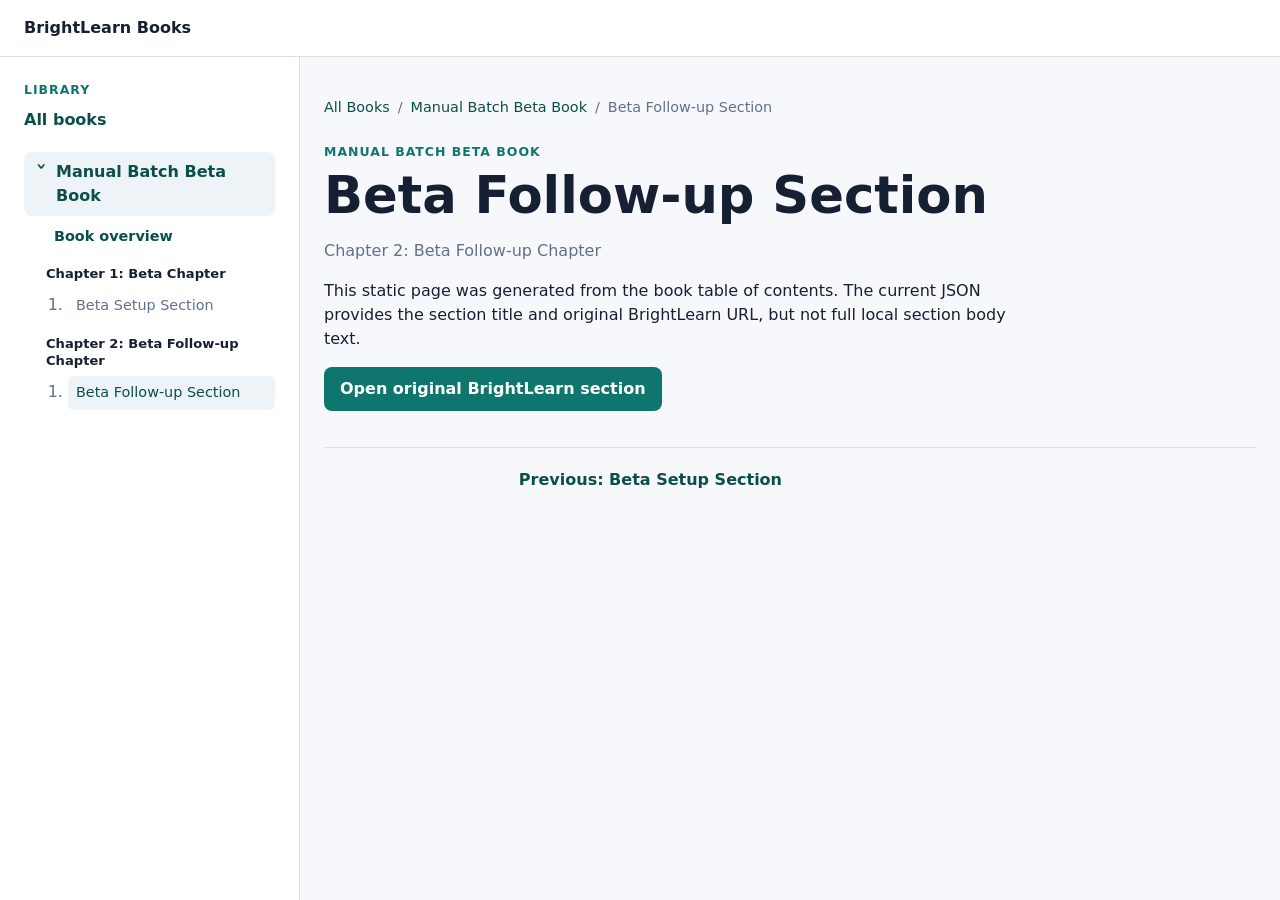
<file: docs/sample-output/manual_batch_beta/books/manual-batch-beta-book/sections/beta-follow-up-section.html>
<!doctype html>
<html lang="en">
  <head>
    <meta charset="utf-8">
<meta name="viewport" content="width=device-width, initial-scale=1">
<title>Beta Follow-up Section | Manual Batch Beta Book</title>
<link rel="icon" href="../../../assets/img/favicon.svg" type="image/svg+xml">
<link rel="stylesheet" href="../../../assets/css/styles.css">
  </head>
  <body>
    <header class="site-header">
  <a class="site-brand" href="../../../index.html">BrightLearn Books</a>
</header>
    <div class="app-shell">
      <aside class="sidebar" aria-label="Book navigation">
  <div class="sidebar-inner">
    <p class="sidebar-label">Library</p>
    <a class="sidebar-home" href="../../../index.html">All books</a>
    
      <details
        class="sidebar-book"
        open
      >
        <summary class="sidebar-book-summary is-active">
          <span class="sidebar-book-title is-active">
            Manual Batch Beta Book
          </span>
        </summary>
        <div class="sidebar-outline">
          <a
            class="sidebar-book-overview"
            href="../index.html"
          >
            Book overview
          </a>
          
            <section class="sidebar-chapter">
              <p class="sidebar-chapter-title">Chapter 1: Beta Chapter</p>
              <ol class="sidebar-sections">
                
                  
                    <li>
                      <a
                        class=""
                        href="beta-setup-section.html"
                      >
                        Beta Setup Section
                      </a>
                    </li>
                  
                
                  
                
              </ol>
            </section>
          
            <section class="sidebar-chapter">
              <p class="sidebar-chapter-title">Chapter 2: Beta Follow-up Chapter</p>
              <ol class="sidebar-sections">
                
                  
                
                  
                    <li>
                      <a
                        class="is-active"
                        href="beta-follow-up-section.html"
                      >
                        Beta Follow-up Section
                      </a>
                    </li>
                  
                
              </ol>
            </section>
          
        </div>
      </details>
    
  </div>
</aside>
      <main class="page-shell">
        
<article class="section-page">
  <nav class="breadcrumbs" aria-label="Breadcrumb">
  
    
      <a href="../../../index.html">All Books</a>
    
  
    
      <a href="../index.html">Manual Batch Beta Book</a>
    
  
    
      <span aria-current="page">Beta Follow-up Section</span>
    
  
</nav>
  <p class="eyebrow">Manual Batch Beta Book</p>
  <h1>Beta Follow-up Section</h1>
  <p class="section-context">
    Chapter 2: Beta Follow-up Chapter
  </p>
  <p>
    This static page was generated from the book table of contents. The current JSON provides
    the section title and original BrightLearn URL, but not full local section body text.
  </p>
  <p>
    <a class="button-link" href="https://example.com/manual-beta/section-2.html">Open original BrightLearn section</a>
  </p>

  <nav class="section-pager" aria-label="Section pagination">
    
      <a href="beta-setup-section.html">Previous: Beta Setup Section</a>
    
    
  </nav>
</article>

      </main>
    </div>
    <script src="../../../assets/js/app.js"></script>
  </body>
</html>
</file>
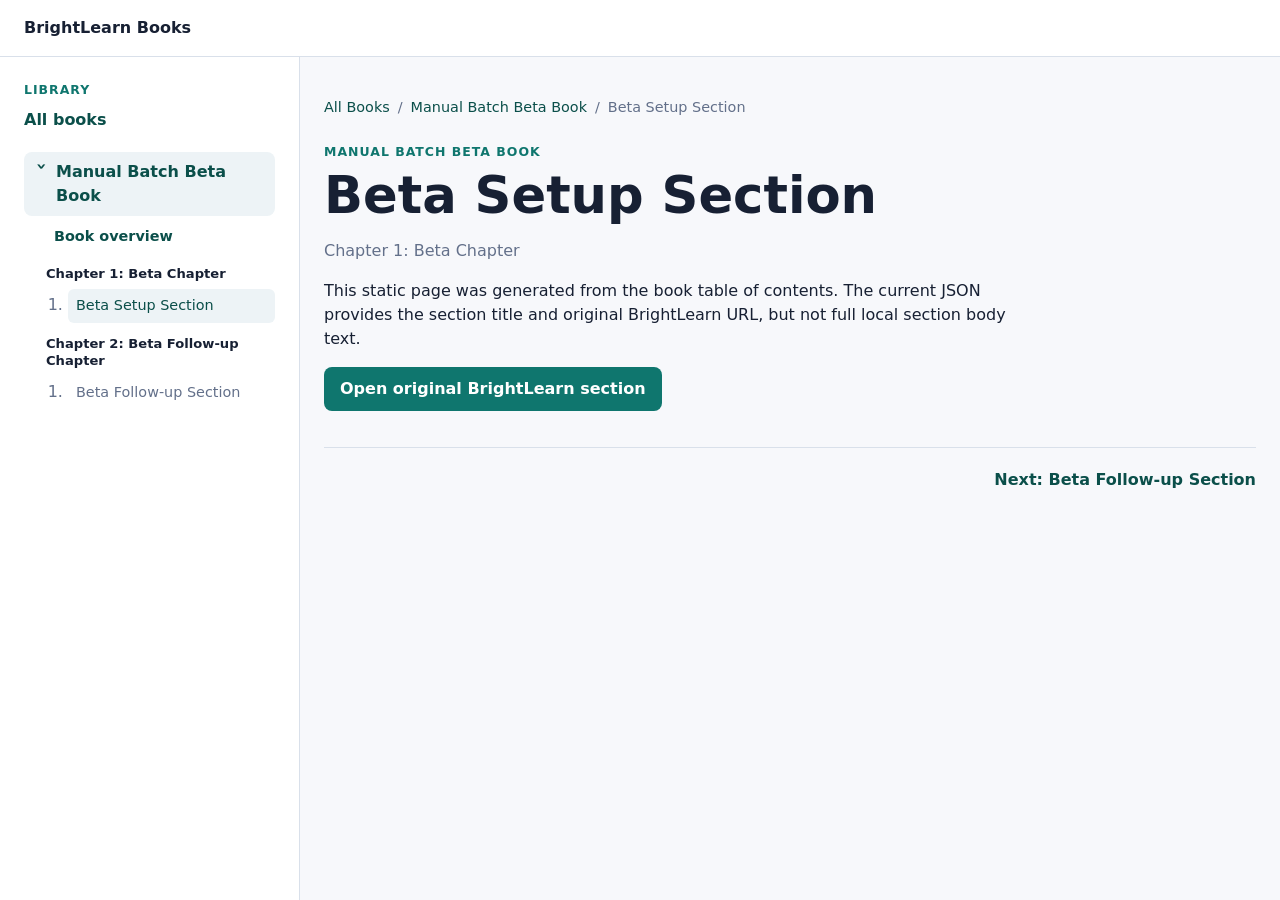
<file: docs/sample-output/manual_batch_beta/books/manual-batch-beta-book/sections/beta-setup-section.html>
<!doctype html>
<html lang="en">
  <head>
    <meta charset="utf-8">
<meta name="viewport" content="width=device-width, initial-scale=1">
<title>Beta Setup Section | Manual Batch Beta Book</title>
<link rel="icon" href="../../../assets/img/favicon.svg" type="image/svg+xml">
<link rel="stylesheet" href="../../../assets/css/styles.css">
  </head>
  <body>
    <header class="site-header">
  <a class="site-brand" href="../../../index.html">BrightLearn Books</a>
</header>
    <div class="app-shell">
      <aside class="sidebar" aria-label="Book navigation">
  <div class="sidebar-inner">
    <p class="sidebar-label">Library</p>
    <a class="sidebar-home" href="../../../index.html">All books</a>
    
      <details
        class="sidebar-book"
        open
      >
        <summary class="sidebar-book-summary is-active">
          <span class="sidebar-book-title is-active">
            Manual Batch Beta Book
          </span>
        </summary>
        <div class="sidebar-outline">
          <a
            class="sidebar-book-overview"
            href="../index.html"
          >
            Book overview
          </a>
          
            <section class="sidebar-chapter">
              <p class="sidebar-chapter-title">Chapter 1: Beta Chapter</p>
              <ol class="sidebar-sections">
                
                  
                    <li>
                      <a
                        class="is-active"
                        href="beta-setup-section.html"
                      >
                        Beta Setup Section
                      </a>
                    </li>
                  
                
                  
                
              </ol>
            </section>
          
            <section class="sidebar-chapter">
              <p class="sidebar-chapter-title">Chapter 2: Beta Follow-up Chapter</p>
              <ol class="sidebar-sections">
                
                  
                
                  
                    <li>
                      <a
                        class=""
                        href="beta-follow-up-section.html"
                      >
                        Beta Follow-up Section
                      </a>
                    </li>
                  
                
              </ol>
            </section>
          
        </div>
      </details>
    
  </div>
</aside>
      <main class="page-shell">
        
<article class="section-page">
  <nav class="breadcrumbs" aria-label="Breadcrumb">
  
    
      <a href="../../../index.html">All Books</a>
    
  
    
      <a href="../index.html">Manual Batch Beta Book</a>
    
  
    
      <span aria-current="page">Beta Setup Section</span>
    
  
</nav>
  <p class="eyebrow">Manual Batch Beta Book</p>
  <h1>Beta Setup Section</h1>
  <p class="section-context">
    Chapter 1: Beta Chapter
  </p>
  <p>
    This static page was generated from the book table of contents. The current JSON provides
    the section title and original BrightLearn URL, but not full local section body text.
  </p>
  <p>
    <a class="button-link" href="https://example.com/manual-beta/section-1.html">Open original BrightLearn section</a>
  </p>

  <nav class="section-pager" aria-label="Section pagination">
    
      <span></span>
    
    
      <a href="beta-follow-up-section.html">Next: Beta Follow-up Section</a>
    
  </nav>
</article>

      </main>
    </div>
    <script src="../../../assets/js/app.js"></script>
  </body>
</html>
</file>
<file: docs/sample-output/manual_batch_beta/assets/css/styles.css>
:root {
  color-scheme: light;
  --bg: #f7f8fb;
  --surface: #ffffff;
  --text: #172033;
  --muted: #63708a;
  --accent: #0f766e;
  --accent-strong: #0b4f4a;
  --border: #d9e0ea;
  --soft: #edf3f6;
}

* {
  box-sizing: border-box;
}

body {
  margin: 0;
  background: var(--bg);
  color: var(--text);
  font-family: Inter, ui-sans-serif, system-ui, -apple-system, BlinkMacSystemFont, "Segoe UI", sans-serif;
  line-height: 1.5;
}

.site-header {
  position: sticky;
  top: 0;
  z-index: 10;
  border-bottom: 1px solid var(--border);
  background: var(--surface);
  padding: 16px 24px;
}

.site-brand {
  color: var(--text);
  font-weight: 700;
  text-decoration: none;
}

.app-shell {
  display: grid;
  grid-template-columns: minmax(240px, 300px) minmax(0, 1fr);
  min-height: calc(100vh - 57px);
}

.page-shell {
  width: min(1040px, calc(100% - 48px));
  margin: 0 auto;
  padding: 40px 0 64px;
}

.sidebar {
  border-right: 1px solid var(--border);
  background: #ffffff;
}

.sidebar-inner {
  position: sticky;
  top: 57px;
  max-height: calc(100vh - 57px);
  overflow: auto;
  padding: 24px;
}

.sidebar-label,
.eyebrow {
  margin: 0 0 8px;
  color: var(--accent);
  font-size: 0.78rem;
  font-weight: 800;
  letter-spacing: 0.08em;
  text-transform: uppercase;
}

.sidebar-home,
.sidebar-book-title,
.sidebar-book-overview,
.sidebar-sections a {
  display: block;
  color: var(--text);
  text-decoration: none;
}

.sidebar-home {
  margin-bottom: 20px;
  color: var(--accent-strong);
  font-weight: 700;
}

.sidebar-book {
  margin: 0 0 18px;
}

.sidebar-book-summary {
  display: grid;
  grid-template-columns: 14px minmax(0, 1fr);
  gap: 8px;
  align-items: start;
  border-radius: 8px;
  cursor: pointer;
  list-style: none;
  padding: 8px 10px;
}

.sidebar-book-summary::-webkit-details-marker {
  display: none;
}

.sidebar-book-summary::before {
  content: "›";
  color: var(--accent-strong);
  font-size: 1.1rem;
  font-weight: 800;
  line-height: 1.1;
  transform: rotate(0deg);
  transform-origin: center;
  transition: transform 160ms ease;
}

.sidebar-book[open] > .sidebar-book-summary::before {
  transform: rotate(90deg);
}

.sidebar-book-summary:hover,
.sidebar-book-summary:focus-visible {
  background: var(--soft);
}

.sidebar-book-title {
  font-weight: 700;
  min-width: 0;
  overflow-wrap: anywhere;
}

.sidebar-book-summary.is-active,
.sidebar-book-overview.is-active,
.sidebar-sections a.is-active {
  background: var(--soft);
  color: var(--accent-strong);
}

.sidebar-book-title.is-active {
  color: var(--accent-strong);
}

.sidebar-outline {
  margin: 4px 0 0 22px;
}

.sidebar-book-overview {
  border-radius: 6px;
  color: var(--accent-strong);
  font-size: 0.9rem;
  font-weight: 700;
  margin: 4px 0 10px;
  padding: 6px 8px;
}

.sidebar-chapter {
  margin: 12px 0;
}

.sidebar-chapter-title {
  margin: 0 0 6px;
  color: var(--text);
  font-size: 0.82rem;
  font-weight: 800;
  line-height: 1.35;
}

.sidebar-sections {
  margin: 0;
  padding-left: 22px;
}

.sidebar-sections li {
  margin: 5px 0;
  color: var(--muted);
}

.sidebar-sections a {
  border-radius: 6px;
  padding: 6px 8px;
  color: var(--muted);
  font-size: 0.9rem;
}

.breadcrumbs {
  display: flex;
  flex-wrap: wrap;
  gap: 8px;
  margin-bottom: 24px;
  color: var(--muted);
  font-size: 0.9rem;
}

.breadcrumbs a {
  color: var(--accent-strong);
  text-decoration: none;
}

.breadcrumbs a::after {
  content: "/";
  margin-left: 8px;
  color: var(--muted);
}

h1,
h2,
h3,
p {
  overflow-wrap: anywhere;
}

h1 {
  margin: 0 0 16px;
  font-size: clamp(2rem, 4vw, 4rem);
  line-height: 1.05;
}

h2 {
  margin: 0 0 18px;
  font-size: 1.6rem;
}

h3 {
  margin: 0 0 10px;
}

.lead {
  max-width: 720px;
  margin: 0 0 28px;
  color: var(--muted);
  font-size: 1.1rem;
}

.book-grid {
  display: grid;
  grid-template-columns: repeat(auto-fit, minmax(240px, 1fr));
  gap: 18px;
}

.book-card {
  min-width: 0;
}

.book-card-link {
  display: grid;
  grid-template-columns: 88px minmax(0, 1fr);
  gap: 14px;
  height: 100%;
  border: 1px solid var(--border);
  border-radius: 8px;
  background: var(--surface);
  padding: 14px;
  color: var(--text);
  text-decoration: none;
}

.book-card img {
  width: 88px;
  aspect-ratio: 2 / 3;
  border-radius: 6px;
  object-fit: cover;
  background: var(--soft);
}

.book-card-body,
.book-card-title,
.book-card-author,
.book-card-meta {
  display: block;
}

.book-card-title {
  font-weight: 800;
}

.book-card-author,
.book-card-meta,
.section-context {
  color: var(--muted);
}

.book-card-meta {
  margin-top: 10px;
  font-size: 0.9rem;
}

.book-hero {
  display: grid;
  grid-template-columns: minmax(160px, 240px) minmax(0, 1fr);
  gap: 32px;
  align-items: start;
  margin-bottom: 40px;
}

.book-hero img {
  width: 100%;
  border-radius: 8px;
  background: var(--soft);
  box-shadow: 0 18px 36px rgb(23 32 51 / 14%);
}

.book-description {
  max-width: 760px;
  color: #30405c;
  font-size: 1.05rem;
}

.toc,
.chapter {
  border-top: 1px solid var(--border);
  padding-top: 24px;
}

.chapter {
  margin-top: 20px;
}

.chapter ol {
  margin: 0;
  padding-left: 22px;
}

.chapter li {
  margin: 8px 0;
}

.chapter a,
.button-link,
.section-pager a {
  color: var(--accent-strong);
  font-weight: 700;
  text-decoration: none;
}

.button-link {
  display: inline-flex;
  align-items: center;
  min-height: 44px;
  border-radius: 8px;
  background: var(--accent);
  color: #ffffff;
  padding: 0 16px;
}

.section-page p {
  max-width: 720px;
}

.section-pager {
  display: grid;
  grid-template-columns: minmax(0, 1fr) minmax(0, 1fr);
  gap: 16px;
  margin-top: 36px;
  border-top: 1px solid var(--border);
  padding-top: 20px;
}

.section-pager a:last-child {
  text-align: right;
}

.language-flags {
  display: flex;
  flex-wrap: wrap;
  gap: 8px;
  margin: 18px 0;
}

.language-flags button {
  display: inline-grid;
  place-items: center;
  border: 1px solid var(--border);
  border-radius: 8px;
  background: var(--surface);
  cursor: pointer;
  font-size: 1rem;
  font-weight: 800;
  min-height: 40px;
  min-width: 44px;
}

.language-flags img {
  display: block;
  width: 22px;
  height: 16px;
  border-radius: 2px;
  box-shadow: 0 0 0 1px rgb(23 32 51 / 12%);
}

.language-flags button[aria-pressed="true"] {
  border-color: var(--accent);
  background: var(--accent);
  color: #ffffff;
}

.translation-note {
  color: var(--muted);
  font-size: 0.92rem;
  font-style: italic;
}

@media (max-width: 900px) {
  .app-shell {
    display: block;
  }

  .sidebar {
    border-right: 0;
    border-bottom: 1px solid var(--border);
  }

  .sidebar-inner {
    position: static;
    max-height: none;
  }

  .page-shell {
    width: min(100% - 32px, 760px);
    padding-top: 28px;
  }

  .book-hero {
    grid-template-columns: 120px minmax(0, 1fr);
    gap: 20px;
  }
}

@media (max-width: 560px) {
  .site-header {
    padding: 14px 16px;
  }

  h1 {
    font-size: 2rem;
  }

  .book-hero {
    grid-template-columns: 1fr;
  }

  .book-hero img {
    max-width: 180px;
  }

  .section-pager {
    grid-template-columns: 1fr;
  }

  .section-pager a:last-child {
    text-align: left;
  }
}
</file>
